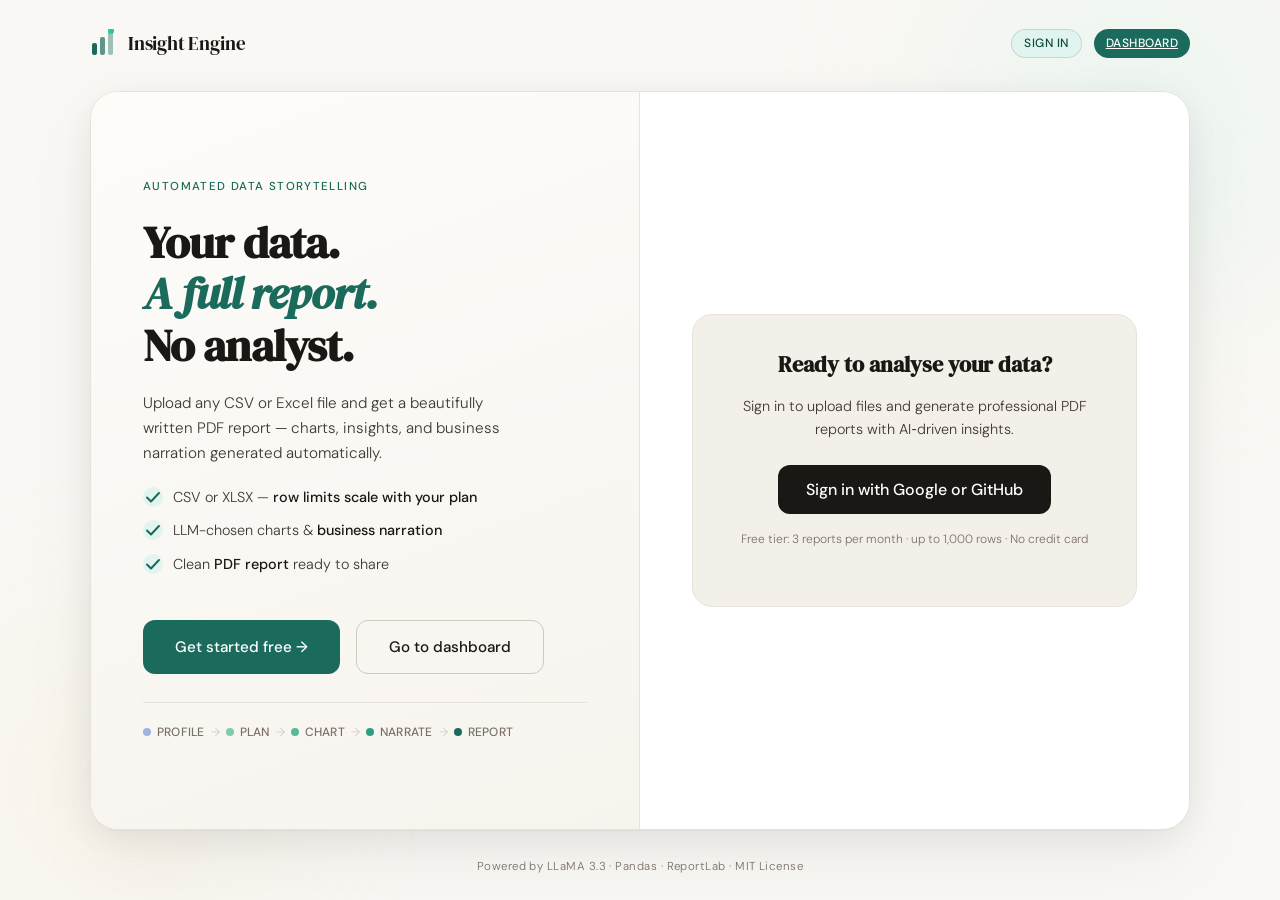
<file: frontend/index.html>
<!DOCTYPE html>
<html lang="en">
<head>
  <meta charset="UTF-8" />
  <meta name="viewport" content="width=device-width, initial-scale=1.0" />
  <title>Insight Engine — Automated Data Storytelling</title>
  <link rel="preconnect" href="https://fonts.googleapis.com" />
  <link rel="preconnect" href="https://fonts.gstatic.com" crossorigin />
  <link href="https://fonts.googleapis.com/css2?family=DM+Serif+Display:ital@0;1&family=DM+Sans:ital,opsz,wght@0,9..40,300;0,9..40,400;0,9..40,500;1,9..40,300&display=swap" rel="stylesheet" />
  <link rel="stylesheet" href="style.css" />
  <style>
    /* Additional CTA button styles */
    .hero-cta-group {
      display: flex;
      gap: 16px;
      margin-top: 24px;
      flex-wrap: wrap;
    }
    .hero-btn {
      display: inline-flex;
      align-items: center;
      gap: 10px;
      padding: 14px 32px;
      background: var(--accent);
      color: white;
      border-radius: var(--radius-md);
      text-decoration: none;
      font-weight: 500;
      font-size: 0.95rem;
      transition: background 0.2s, transform 0.15s;
    }
    .hero-btn:hover {
      background: var(--accent-mid);
      transform: translateY(-2px);
    }
    .hero-btn-outline {
      background: transparent;
      border: 1px solid var(--border-strong);
      color: var(--ink);
    }
    .hero-btn-outline:hover {
      background: var(--surface-2);
      border-color: var(--accent);
      transform: translateY(-2px);
    }
    .cta-card {
      background: var(--surface-2);
      border-radius: var(--radius-lg);
      padding: 32px 24px;
      text-align: center;
      border: 1px solid var(--border);
    }
    .cta-card h3 {
      font-family: var(--font-display);
      font-size: 1.4rem;
      margin-bottom: 12px;
    }
    .cta-card p {
      color: var(--ink-2);
      font-size: 0.9rem;
      margin-bottom: 24px;
    }
    .cta-button {
      display: inline-block;
      background: var(--ink);
      color: white;
      padding: 12px 28px;
      border-radius: var(--radius-md);
      text-decoration: none;
      font-weight: 500;
      transition: background 0.2s;
    }
    .cta-button:hover {
      background: var(--accent);
    }
  </style>
</head>
<body>

  <!-- Ambient background orbs -->
  <div class="bg-orb bg-orb--1" aria-hidden="true"></div>
  <div class="bg-orb bg-orb--2" aria-hidden="true"></div>
  <div class="bg-orb bg-orb--3" aria-hidden="true"></div>

  <div class="page-wrap">

    <!-- ── Header with navigation ── -->
    <header class="site-header" role="banner">
      <div class="logo-mark" aria-label="Insight Engine logo">
        <svg width="28" height="28" viewBox="0 0 28 28" fill="none" xmlns="http://www.w3.org/2000/svg" aria-hidden="true">
          <rect x="2" y="14" width="5" height="12" rx="2" fill="var(--accent)"/>
          <rect x="10" y="8" width="5" height="18" rx="2" fill="var(--accent)" opacity="0.7"/>
          <rect x="18" y="2" width="5" height="24" rx="2" fill="var(--accent)" opacity="0.4"/>
          <circle cx="21" cy="2" r="3" fill="var(--accent-vivid)"/>
        </svg>
        <span class="logo-text">Insight Engine</span>
      </div>
      <nav class="header-nav" style="display: flex; gap: 12px;">
        <a href="/login" class="pill" style="text-decoration: none;">Sign in</a>
        <a href="/dashboard" class="pill" style="background: var(--accent); color: white; border: none;">Dashboard</a>
      </nav>
    </header>

    <!-- ── Main Card ── -->
    <main class="main-card" role="main">

      <!-- Left: Hero copy -->
      <section class="hero-copy" aria-labelledby="hero-heading">
        <p class="eyebrow">Automated Data Storytelling</p>
        <h1 id="hero-heading" class="hero-heading">
          Your data.<br/>
          <em>A full report.</em><br/>
          No analyst.
        </h1>
        <p class="hero-sub">
          Upload any CSV or Excel file and get a beautifully written PDF report — charts, insights, and business narration generated automatically.
        </p>

        <ul class="feature-list" aria-label="Key features">
          <li class="feature-item">
            <span class="feature-icon" aria-hidden="true">
              <svg width="16" height="16" viewBox="0 0 16 16" fill="none"><path d="M2 8.5L6 12.5L14 4" stroke="currentColor" stroke-width="2" stroke-linecap="round" stroke-linejoin="round"/></svg>
            </span>
            <span>CSV or XLSX — <strong>row limits scale with your plan</strong></span>
          </li>
          <li class="feature-item">
            <span class="feature-icon" aria-hidden="true">
              <svg width="16" height="16" viewBox="0 0 16 16" fill="none"><path d="M2 8.5L6 12.5L14 4" stroke="currentColor" stroke-width="2" stroke-linecap="round" stroke-linejoin="round"/></svg>
            </span>
            <span>LLM-chosen charts &amp; <strong>business narration</strong></span>
          </li>
          <li class="feature-item">
            <span class="feature-icon" aria-hidden="true">
              <svg width="16" height="16" viewBox="0 0 16 16" fill="none"><path d="M2 8.5L6 12.5L14 4" stroke="currentColor" stroke-width="2" stroke-linecap="round" stroke-linejoin="round"/></svg>
            </span>
            <span>Clean <strong>PDF report</strong> ready to share</span>
          </li>
        </ul>

        <div class="hero-cta-group">
          <a href="/login" class="hero-btn">Get started free →</a>
          <a href="/dashboard" class="hero-btn hero-btn-outline">Go to dashboard</a>
        </div>

        <div class="pipeline-trace" aria-label="How it works">
          <div class="pipeline-step">
            <span class="step-dot step-dot--1"></span>
            <span>Profile</span>
          </div>
          <div class="pipeline-arrow" aria-hidden="true">→</div>
          <div class="pipeline-step">
            <span class="step-dot step-dot--2"></span>
            <span>Plan</span>
          </div>
          <div class="pipeline-arrow" aria-hidden="true">→</div>
          <div class="pipeline-step">
            <span class="step-dot step-dot--3"></span>
            <span>Chart</span>
          </div>
          <div class="pipeline-arrow" aria-hidden="true">→</div>
          <div class="pipeline-step">
            <span class="step-dot step-dot--4"></span>
            <span>Narrate</span>
          </div>
          <div class="pipeline-arrow" aria-hidden="true">→</div>
          <div class="pipeline-step">
            <span class="step-dot step-dot--5"></span>
            <span>Report</span>
          </div>
        </div>
      </section>

      <!-- Right: Call to action (instead of upload widget) -->
      <section class="upload-panel" aria-labelledby="cta-heading">
        <div class="cta-card">
          <h3>Ready to analyse your data?</h3>
          <p>Sign in to upload files and generate professional PDF reports with AI‑driven insights.</p>
          <a href="/login" class="cta-button">Sign in with Google or GitHub</a>
          <p style="margin-top: 16px; font-size: 0.75rem; color: var(--ink-3);">Free tier: 3 reports per month · up to 1,000 rows · No credit card</p>
        </div>
      </section>

    </main>

    <!-- ── Footer ── -->
    <footer class="site-footer" role="contentinfo">
      <p>Powered by LLaMA 3.3 · Pandas · ReportLab · MIT License</p>
    </footer>

  </div>

</body>
</html>
</file>
<file: frontend/style.css>
/* ════════════════════════════════════════════════════════════════
   INSIGHT ENGINE — Design System
   Aesthetic: Editorial dark-ink on warm paper. DM Serif Display
   for display type; DM Sans for UI. Warm neutrals, deep teal
   accent. Feels like a high-end data magazine, not SaaS.
   ════════════════════════════════════════════════════════════════ */

/* ── Google Fonts are imported in <head> ── */

/* ── Custom Properties ─────────────────────────────────────────── */
:root {
  /* Color system */
  --ink:          #1a1714;       /* near-black warm */
  --ink-2:        #3d3830;       /* secondary text */
  --ink-3:        #7a7067;       /* muted / hint */
  --paper:        #faf8f4;       /* warm off-white background */
  --surface:      #ffffff;       /* card surface */
  --surface-2:    #f3f0ea;       /* subtle inner surface */
  --border:       #e8e3da;       /* default border */
  --border-strong:#cfc9be;       /* hover / emphasis border */

  /* Accent — deep teal */
  --accent:       #1a6b5c;
  --accent-vivid: #22c9a8;       /* glowing dot, highlights */
  --accent-mid:   #2d9e86;       /* hover state */
  --accent-subtle:#e2f4ef;       /* very light tint */
  --accent-text:  #0f4a3e;       /* text on accent-subtle */

  /* Status */
  --success:      #166534;
  --success-bg:   #dcfce7;
  --error:        #991b1b;
  --error-bg:     #fee2e2;
  --loading:      #1a4f6b;
  --loading-bg:   #dbeafe;

  /* Typography */
  --font-display: 'DM Serif Display', Georgia, serif;
  --font-body:    'DM Sans', system-ui, sans-serif;

  /* Sizing */
  --radius-sm:    6px;
  --radius-md:    12px;
  --radius-lg:    20px;
  --radius-xl:    28px;

  /* Transitions */
  --ease:         cubic-bezier(0.22, 1, 0.36, 1);
  --dur:          0.25s;

  /* Layout */
  --max-w:        1100px;
  --card-pad:     52px;
}

/* ── Reset ────────────────────────────────────────────────────── */
*, *::before, *::after {
  box-sizing: border-box;
  margin: 0;
  padding: 0;
}

/* ── Base ─────────────────────────────────────────────────────── */
html { font-size: 16px; -webkit-font-smoothing: antialiased; }

body {
  font-family: var(--font-body);
  font-weight: 300;
  font-size: 1rem;
  line-height: 1.6;
  color: var(--ink);
  background-color: var(--paper);
  min-height: 100vh;
  overflow-x: hidden;
}

/* ── Accessibility ────────────────────────────────────────────── */
.sr-only {
  position: absolute;
  width: 1px; height: 1px;
  padding: 0; margin: -1px;
  overflow: hidden;
  clip: rect(0,0,0,0);
  white-space: nowrap;
  border: 0;
}

:focus-visible {
  outline: 2px solid var(--accent);
  outline-offset: 3px;
  border-radius: var(--radius-sm);
}

/* ── Ambient Background Orbs ──────────────────────────────────── */
.bg-orb {
  position: fixed;
  border-radius: 50%;
  filter: blur(80px);
  pointer-events: none;
  z-index: 0;
  opacity: 0.35;
}

.bg-orb--1 {
  width: 500px; height: 500px;
  top: -120px; right: -100px;
  background: radial-gradient(circle, #c2ede4, transparent 70%);
}

.bg-orb--2 {
  width: 400px; height: 400px;
  bottom: -80px; left: -80px;
  background: radial-gradient(circle, #f5e6c8, transparent 70%);
}

.bg-orb--3 {
  width: 300px; height: 300px;
  top: 50%; left: 50%;
  transform: translate(-50%, -50%);
  background: radial-gradient(circle, #ddf0e8, transparent 70%);
  opacity: 0.2;
}

/* ── Page Wrapper ─────────────────────────────────────────────── */
.page-wrap {
  position: relative;
  z-index: 1;
  min-height: 100vh;
  display: flex;
  flex-direction: column;
  align-items: center;
  justify-content: space-between;
  padding: 28px 24px 20px;
  gap: 0;
}

/* ── Site Header ──────────────────────────────────────────────── */
.site-header {
  width: 100%;
  max-width: var(--max-w);
  display: flex;
  align-items: center;
  justify-content: space-between;
  margin-bottom: 32px;
}

.logo-mark {
  display: flex;
  align-items: center;
  gap: 10px;
  text-decoration: none;
}

.logo-text {
  font-family: var(--font-display);
  font-size: 1.2rem;
  letter-spacing: -0.01em;
  color: var(--ink);
}

.header-pill {}

.pill {
  display: inline-flex;
  align-items: center;
  padding: 4px 12px;
  background: var(--accent-subtle);
  color: var(--accent-text);
  font-size: 0.75rem;
  font-weight: 500;
  letter-spacing: 0.04em;
  text-transform: uppercase;
  border-radius: 999px;
  border: 1px solid rgba(26,107,92,0.18);
}

/* ── Main Card ────────────────────────────────────────────────── */
.main-card {
  width: 100%;
  max-width: var(--max-w);
  flex: 1;
  display: grid;
  grid-template-columns: 1fr 1fr;
  gap: 0;
  background: var(--surface);
  border-radius: var(--radius-xl);
  border: 1px solid var(--border);
  box-shadow:
    0 1px 2px rgba(0,0,0,0.04),
    0 8px 40px rgba(0,0,0,0.07),
    0 32px 80px rgba(0,0,0,0.05);
  overflow: hidden;
  animation: card-enter 0.6s var(--ease) both;
}

@keyframes card-enter {
  from { opacity: 0; transform: translateY(20px); }
  to   { opacity: 1; transform: translateY(0); }
}

/* ── Hero Copy (Left) ─────────────────────────────────────────── */
.hero-copy {
  padding: var(--card-pad);
  display: flex;
  flex-direction: column;
  justify-content: center;
  gap: 20px;
  border-right: 1px solid var(--border);
  background: linear-gradient(160deg, #fdfcf9 0%, #f7f4ee 100%);
}

.eyebrow {
  font-size: 0.72rem;
  font-weight: 500;
  letter-spacing: 0.12em;
  text-transform: uppercase;
  color: var(--accent);
}

.hero-heading {
  font-family: var(--font-display);
  font-size: clamp(2rem, 3.5vw, 3rem);
  line-height: 1.15;
  letter-spacing: -0.02em;
  color: var(--ink);
}

.hero-heading em {
  font-style: italic;
  color: var(--accent);
}

.hero-sub {
  font-size: 0.95rem;
  font-weight: 300;
  line-height: 1.65;
  color: var(--ink-2);
  max-width: 360px;
}

/* ── Feature List ─────────────────────────────────────────────── */
.feature-list {
  list-style: none;
  display: flex;
  flex-direction: column;
  gap: 10px;
}

.feature-item {
  display: flex;
  align-items: flex-start;
  gap: 10px;
  font-size: 0.9rem;
  color: var(--ink-2);
}

.feature-item strong {
  color: var(--ink);
  font-weight: 500;
}

.feature-icon {
  display: flex;
  align-items: center;
  justify-content: center;
  width: 20px; height: 20px;
  border-radius: 50%;
  background: var(--accent-subtle);
  color: var(--accent);
  flex-shrink: 0;
  margin-top: 1px;
}

/* ── Pipeline Trace ───────────────────────────────────────────── */
.pipeline-trace {
  display: flex;
  align-items: center;
  gap: 6px;
  flex-wrap: wrap;
  margin-top: 8px;
  padding-top: 20px;
  border-top: 1px solid var(--border);
}

.pipeline-step {
  display: flex;
  align-items: center;
  gap: 6px;
  font-size: 0.75rem;
  font-weight: 500;
  letter-spacing: 0.02em;
  color: var(--ink-3);
  text-transform: uppercase;
}

.step-dot {
  width: 8px; height: 8px;
  border-radius: 50%;
  flex-shrink: 0;
}

.step-dot--1 { background: #9db4e0; }
.step-dot--2 { background: #82c9b0; }
.step-dot--3 { background: #5ab89a; }
.step-dot--4 { background: #2d9e86; }
.step-dot--5 { background: var(--accent); }

.pipeline-arrow {
  font-size: 0.75rem;
  color: var(--border-strong);
  flex-shrink: 0;
}

/* ── Upload Panel (Right) ─────────────────────────────────────── */
.upload-panel {
  padding: var(--card-pad);
  display: flex;
  flex-direction: column;
  justify-content: center;
  gap: 20px;
}

/* ── Dropzone ─────────────────────────────────────────────────── */
.dropzone {
  border: 2px dashed var(--border-strong);
  border-radius: var(--radius-lg);
  padding: 36px 28px;
  cursor: pointer;
  background: var(--surface-2);
  transition:
    border-color var(--dur) var(--ease),
    background   var(--dur) var(--ease),
    transform    var(--dur) var(--ease);
  text-align: center;
}

.dropzone:hover,
.dropzone:focus-visible {
  border-color: var(--accent);
  background: var(--accent-subtle);
  transform: scale(1.005);
}

.dropzone.drag-over {
  border-color: var(--accent-vivid);
  background: #cff6ee;
  transform: scale(1.01);
}

.dropzone.file-selected {
  border-style: solid;
  border-color: var(--accent);
  background: var(--accent-subtle);
}

.dropzone-inner {
  display: flex;
  flex-direction: column;
  align-items: center;
  gap: 12px;
}

.dropzone-icon {
  display: flex;
  align-items: center;
  justify-content: center;
}

.dropzone-label {
  font-size: 0.95rem;
  font-weight: 500;
  color: var(--ink);
  word-break: break-all;
  max-width: 240px;
}

.dropzone-hint {
  font-size: 0.78rem;
  color: var(--ink-3);
  letter-spacing: 0.02em;
}

/* ── Generate Button ──────────────────────────────────────────── */
.generate-btn {
  position: relative;
  display: flex;
  align-items: center;
  justify-content: center;
  gap: 10px;
  width: 100%;
  padding: 15px 28px;
  background: var(--ink);
  color: #fff;
  border: none;
  border-radius: var(--radius-md);
  font-family: var(--font-body);
  font-size: 0.95rem;
  font-weight: 500;
  letter-spacing: 0.02em;
  cursor: pointer;
  overflow: hidden;
  transition:
    background var(--dur) var(--ease),
    transform  0.15s var(--ease),
    box-shadow var(--dur) var(--ease);
}

.generate-btn::before {
  content: '';
  position: absolute;
  inset: 0;
  background: var(--accent);
  opacity: 0;
  transition: opacity var(--dur) var(--ease);
}

.generate-btn:not(:disabled):hover::before { opacity: 1; }

.generate-btn:not(:disabled):hover {
  box-shadow: 0 8px 24px rgba(26,107,92,0.35);
  transform: translateY(-1px);
}

.generate-btn:not(:disabled):active {
  transform: translateY(0);
}

.generate-btn:disabled {
  background: var(--border-strong);
  color: var(--ink-3);
  cursor: not-allowed;
}

.btn-text,
.btn-icon {
  position: relative;
  z-index: 1;
}

.btn-icon {
  display: flex;
  align-items: center;
  transition: transform 0.2s var(--ease);
}

.generate-btn:not(:disabled):hover .btn-icon {
  transform: translateX(3px);
}

/* Loading spinner */
.btn-loader {
  position: absolute;
  right: 20px;
  top: 50%;
  transform: translateY(-50%);
  width: 16px; height: 16px;
  border: 2px solid rgba(255,255,255,0.3);
  border-top-color: #fff;
  border-radius: 50%;
  display: none;
  animation: spin 0.7s linear infinite;
  z-index: 1;
}

.generate-btn.is-loading .btn-icon { display: none; }
.generate-btn.is-loading .btn-loader { display: block; }

@keyframes spin {
  to { transform: translateY(-50%) rotate(360deg); }
}

/* ── Status Message ───────────────────────────────────────────── */
.status-message {
  min-height: 20px;
  font-size: 0.875rem;
  font-weight: 400;
  color: var(--ink-3);
  text-align: center;
  transition: color var(--dur) var(--ease);
}

.status--loading {
  color: var(--loading);
  background: var(--loading-bg);
  padding: 10px 14px;
  border-radius: var(--radius-sm);
}

.status--success {
  color: var(--success);
  background: var(--success-bg);
  padding: 10px 14px;
  border-radius: var(--radius-sm);
  font-weight: 500;
}

.status--error {
  color: var(--error);
  background: var(--error-bg);
  padding: 10px 14px;
  border-radius: var(--radius-sm);
}

/* ── Download Section ─────────────────────────────────────────── */
.download-section {
  display: flex;
  flex-direction: column;
  align-items: center;
  gap: 8px;
  animation: fade-up 0.4s var(--ease) both;
}

@keyframes fade-up {
  from { opacity: 0; transform: translateY(12px); }
  to   { opacity: 1; transform: translateY(0); }
}

.download-btn {
  display: inline-flex;
  align-items: center;
  gap: 8px;
  width: 100%;
  padding: 14px 28px;
  background: var(--accent);
  color: #fff;
  border-radius: var(--radius-md);
  text-decoration: none;
  font-size: 0.95rem;
  font-weight: 500;
  letter-spacing: 0.02em;
  justify-content: center;
  transition:
    background var(--dur) var(--ease),
    transform  0.15s var(--ease),
    box-shadow var(--dur) var(--ease);
}

.download-btn:hover {
  background: var(--accent-mid);
  box-shadow: 0 8px 24px rgba(26,107,92,0.3);
  transform: translateY(-1px);
}

.download-btn:active { transform: translateY(0); }

.download-icon {
  display: flex;
  align-items: center;
}

.download-note {
  font-size: 0.75rem;
  color: var(--ink-3);
  letter-spacing: 0.02em;
}

/* ── Site Footer ──────────────────────────────────────────────── */
.site-footer {
  width: 100%;
  max-width: var(--max-w);
  margin-top: 28px;
  padding-bottom: 4px;
  text-align: center;
  font-size: 0.72rem;
  color: var(--ink-3);
  letter-spacing: 0.04em;
}

/* ── Responsive ───────────────────────────────────────────────── */

/* Tablet — stack side by side but reduce padding */
@media (max-width: 900px) {
  :root { --card-pad: 36px; }

  .main-card {
    grid-template-columns: 1fr;
    max-width: 520px;
  }

  .hero-copy {
    border-right: none;
    border-bottom: 1px solid var(--border);
    padding-bottom: 32px;
  }
}

/* Mobile */
@media (max-width: 540px) {
  :root { --card-pad: 28px; }

  .page-wrap { padding: 20px 16px 16px; }

  .hero-heading { font-size: 1.75rem; }

  .pipeline-trace { display: none; }

  .site-header { margin-bottom: 20px; }

  .logo-text { font-size: 1rem; }
}
</file>
